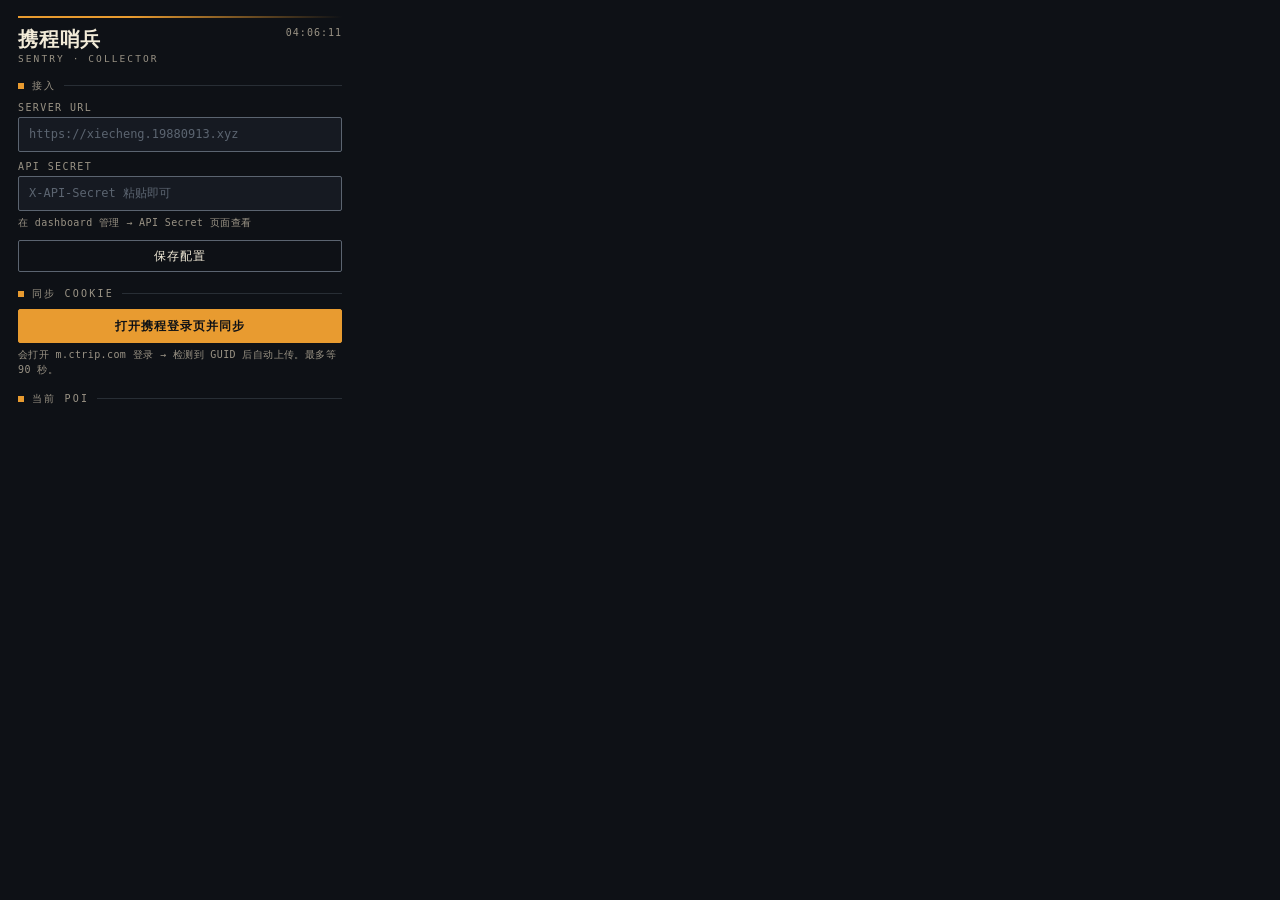
<file: extension/popup.html>
<!doctype html>
<html lang="zh-CN">
<head>
  <meta charset="utf-8">
  <title>携程哨兵 · 采集器</title>
  <style>
    :root {
      --ink: #0E1116;
      --ink-2: #161A22;
      --paper: #F2EBD8;
      --paper-mute: #9A9385;
      --amber: #E89B30;
      --amber-hi: #F5A848;
      --slate: #5B6470;
      --green: #5A8F6E;
      --red: #C2443A;
      --serif: 'Noto Serif SC', 'Songti SC', 'STSong', 'SimSun', serif;
      --mono: 'JetBrains Mono', 'SF Mono', Menlo, Consolas, monospace;
      --ui: -apple-system, BlinkMacSystemFont, system-ui, 'PingFang SC', 'Microsoft YaHei', sans-serif;
    }
    * { box-sizing: border-box; }
    html, body { margin: 0; padding: 0; }
    body {
      background: var(--ink);
      color: var(--paper);
      font: 13px/1.5 var(--ui);
      width: 360px;
      padding: 16px 18px 14px;
      -webkit-font-smoothing: antialiased;
      letter-spacing: .01em;
    }

    /* ---------- HEADER ---------- */
    header { position: relative; margin-bottom: 14px; }
    header::before {
      content: "";
      display: block;
      height: 2px;
      background: linear-gradient(90deg, var(--amber) 0%, var(--amber) 35%, transparent 100%);
      margin-bottom: 10px;
    }
    .mark {
      font-family: var(--serif);
      font-weight: 700;
      font-size: 20px;
      letter-spacing: .04em;
      color: var(--paper);
      margin: 0;
      line-height: 1.1;
    }
    .mark small {
      display: block;
      font-family: var(--mono);
      font-weight: 400;
      font-size: 9.5px;
      color: var(--paper-mute);
      letter-spacing: .22em;
      text-transform: uppercase;
      margin-top: 4px;
    }
    .clock {
      position: absolute; right: 0; top: 12px;
      font: 10px/1 var(--mono);
      color: var(--paper-mute);
      letter-spacing: .1em;
      text-align: right;
    }
    .clock b {
      display: block;
      color: var(--amber);
      font-weight: 400;
      font-size: 11px;
      letter-spacing: .05em;
      margin-top: 2px;
    }

    /* ---------- SECTION ---------- */
    section { margin-bottom: 14px; }
    .eyebrow {
      font-family: var(--mono);
      font-size: 10px;
      color: var(--paper-mute);
      letter-spacing: .22em;
      text-transform: uppercase;
      margin: 0 0 8px;
      display: flex; align-items: center; gap: 8px;
    }
    .eyebrow::before {
      content: ""; width: 6px; height: 6px;
      background: var(--amber); display: inline-block;
    }
    .eyebrow::after {
      content: ""; flex: 1; height: 1px;
      background: var(--slate); opacity: .35;
    }

    /* ---------- INPUT ---------- */
    label {
      display: block;
      font: 10px/1 var(--mono);
      color: var(--paper-mute);
      letter-spacing: .14em;
      text-transform: uppercase;
      margin: 10px 0 4px;
    }
    input {
      width: 100%;
      background: var(--ink-2);
      color: var(--paper);
      border: 1px solid var(--slate);
      border-radius: 2px;
      padding: 8px 10px;
      font: 12px/1.4 var(--mono);
      outline: none;
      transition: border-color .15s;
    }
    input:focus { border-color: var(--amber); }
    input::placeholder { color: var(--slate); }
    .hint {
      font: 10px/1.5 var(--mono);
      color: var(--paper-mute);
      margin-top: 4px;
      letter-spacing: .04em;
    }

    /* ---------- BUTTON ---------- */
    button {
      display: block;
      width: 100%;
      padding: 10px 14px;
      border-radius: 2px;
      border: 1px solid var(--slate);
      background: transparent;
      color: var(--paper);
      font: 12px/1 var(--ui);
      letter-spacing: .08em;
      cursor: pointer;
      transition: border-color .15s, background .15s, color .15s;
    }
    button:hover:not(:disabled) { border-color: var(--paper); }
    button:active:not(:disabled) { transform: translateY(1px); }
    button:disabled { opacity: .3; cursor: not-allowed; }
    button.primary {
      background: var(--amber);
      border-color: var(--amber);
      color: var(--ink);
      font-weight: 600;
    }
    button.primary:hover:not(:disabled) { background: var(--amber-hi); border-color: var(--amber-hi); }
    .btn-row { display: flex; gap: 6px; margin-top: 10px; }
    .btn-row > button { flex: 1; padding: 9px 10px; }

    /* ---------- POI PANEL ---------- */
    .poi-panel {
      background: var(--ink-2);
      border: 1px solid var(--slate);
      border-radius: 2px;
      padding: 12px 12px 10px;
    }
    .poi-panel.empty { text-align: left; padding: 14px 12px; }
    .poi-name {
      font-family: var(--serif);
      font-weight: 700;
      font-size: 17px;
      color: var(--paper);
      margin: 0;
      line-height: 1.2;
    }
    .poi-meta {
      display: flex;
      gap: 8px; align-items: center;
      margin-top: 6px;
      font: 10px/1.4 var(--mono);
      color: var(--paper-mute);
      letter-spacing: .06em;
      flex-wrap: wrap;
    }
    .poi-meta .id { color: var(--amber); }
    .poi-meta .dot { color: var(--slate); }
    .poi-status {
      margin-top: 10px;
      padding-top: 10px;
      border-top: 1px dashed var(--slate);
      font: 11px/1.5 var(--mono);
      color: var(--paper);
      letter-spacing: .02em;
    }
    .poi-status.ok  { color: var(--green); }
    .poi-status.err { color: var(--red); }
    .poi-status.run { color: var(--amber); }
    .poi-status .count { color: var(--amber); }
    .poi-status .mute  { color: var(--paper-mute); opacity: .7; font-size: 10px; }
    .poi-status .err   { color: var(--red); }
    .poi-status .t-done { color: var(--green); }
    .poi-status .t-pend { color: var(--amber); }
    .poi-status .t-err  { color: var(--red); }
    .poi-status .t-miss { color: var(--paper-mute); opacity: .6; }
    .poi-status .t-done,
    .poi-status .t-pend,
    .poi-status .t-err,
    .poi-status .t-miss { font-size: 10.5px; line-height: 1.45; padding-left: 6px; }

    /* ---------- STREAM LOG (tape reader) ---------- */
    /* 概念：磁带阅读机 — 倒序滚屏（最新在顶），mono 字体固定列宽，
       每个 endpoint 一个彩色 chip，新事件 fade-in 高亮 1.5s 后回归普通色。 */
    .stream {
      margin-top: 10px;
      padding-top: 10px;
      border-top: 1px dashed var(--slate);
    }
    .stream-ticker {
      display: flex; align-items: baseline; gap: 8px;
      padding: 0 2px 6px;
      font: 10px/1.4 var(--mono);
      color: var(--paper-mute);
      letter-spacing: .12em;
      text-transform: uppercase;
    }
    .stream-ticker .pulse {
      width: 7px; height: 7px;
      background: var(--amber);
      border-radius: 50%;
      display: inline-block;
      animation: ctripPulse 1.4s ease-in-out infinite;
    }
    .stream-ticker .pulse.done { background: var(--green); animation: none; }
    .stream-ticker .pulse.err  { background: var(--red); animation: none; }
    .stream-ticker .pulse.idle { background: var(--slate); animation: none; }
    .stream-ticker .cnt  { color: var(--amber); font-weight: 600; }
    .stream-ticker .sep  { opacity: .4; }
    .stream-ticker .elap { color: var(--paper); }
    @keyframes ctripPulse {
      0%, 100% { opacity: 1; transform: scale(1); }
      50%      { opacity: .35; transform: scale(1.3); }
    }
    .stream-body {
      max-height: 180px;
      overflow-y: auto;
      overflow-x: hidden;
      background: var(--ink-2);
      border: 1px solid var(--slate);
      border-radius: 2px;
      padding: 4px 0;
      /* 倒序：CSS column-reverse 让最新 push 在顶 */
      display: flex; flex-direction: column-reverse;
      scroll-behavior: smooth;
      scrollbar-width: thin;
      scrollbar-color: var(--slate) transparent;
    }
    .stream-body::-webkit-scrollbar { width: 4px; }
    .stream-body::-webkit-scrollbar-thumb { background: var(--slate); }
    .stream-body::-webkit-scrollbar-track { background: transparent; }
    .stream-empty {
      padding: 16px 10px;
      text-align: center;
      font: 10px/1.4 var(--mono);
      color: var(--paper-mute);
      opacity: .55;
      letter-spacing: .14em;
      text-transform: uppercase;
    }
    .ev {
      display: flex; align-items: baseline; gap: 6px;
      padding: 2px 8px;
      font: 10.5px/1.4 var(--mono);
      color: var(--paper);
      letter-spacing: .02em;
      border-left: 2px solid transparent;
      animation: evFade 1.6s ease-out;
    }
    @keyframes evFade {
      0%   { background: rgba(232, 155, 48, .18); border-left-color: var(--amber); }
      100% { background: transparent; border-left-color: transparent; }
    }
    .ev .ts  { color: var(--paper-mute); opacity: .65; flex-shrink: 0; width: 44px; }
    .ev .tag {
      flex-shrink: 0; padding: 1px 5px; border-radius: 2px;
      font-size: 9px; font-weight: 600; letter-spacing: .04em;
      text-transform: uppercase; line-height: 1.3;
    }
    .ev .tag.addInfo        { background: rgba(232,155,48,.18); color: var(--amber); }
    .ev .tag.priceCal       { background: rgba(90,143,110,.18); color: var(--green); }
    .ev .tag.resourceDetail { background: rgba(242,235,216,.10); color: var(--paper-mute); }
    .ev .tag.shelfResList   { background: rgba(95,175,176,.18); color: #7FC8C9; }
    .ev .tag.priceCal-sibling,
    .ev .tag.resourceDetail-sibling {
      background: rgba(95,175,176,.10); color: #7FC8C9; opacity: .85;
    }
    .ev .tag.phase { background: rgba(232,155,48,.30); color: var(--amber); }
    .ev .tag.info  { background: transparent; color: var(--paper-mute); }
    .ev .tag.skip  { background: rgba(194,68,58,.18); color: var(--red); }
    .ev .ident    { color: var(--paper); flex: 1; overflow: hidden;
                    text-overflow: ellipsis; white-space: nowrap; }
    .ev .ident .rid { color: var(--paper-mute); }
    .ev .ident .pid { color: var(--amber); }
    .ev .glyph { flex-shrink: 0; width: 14px; text-align: right; font-weight: 700; }
    .ev .glyph.ok           { color: var(--green); }
    .ev .glyph.err          { color: var(--red); }
    .ev .glyph.warn         { color: var(--amber); }
    .ev .glyph.rate_limited { color: var(--red); }
    .ev .glyph.started      { color: var(--paper-mute); opacity: .5; }
    .ev.muted { opacity: .55; }
    .ev.muted .ident { color: var(--paper-mute); }

    /* ---------- GUIDE LINK ---------- */
    .guide {
      font: 11.5px/1.65 var(--ui);
      color: var(--paper-mute);
    }
    .guide b {
      color: var(--paper);
      font-weight: 600;
    }
    .guide a {
      color: var(--amber);
      text-decoration: none;
      border-bottom: 1px dashed var(--amber);
      font-family: var(--mono);
      font-size: 11px;
    }
    .guide a:hover { color: var(--amber-hi); border-color: var(--amber-hi); }

    /* ---------- STATUS (terminal footer) ---------- */
    .status {
      font: 10.5px/1.55 var(--mono);
      color: var(--paper-mute);
      padding: 9px 11px;
      border-left: 2px solid var(--slate);
      background: rgba(242, 235, 216, .03);
      letter-spacing: .02em;
    }
    .status.ok  { border-left-color: var(--green); color: var(--paper); }
    .status.err { border-left-color: var(--red); color: var(--paper); }
    .status.run {
      border-left-color: var(--amber); color: var(--paper);
    }

    @media (prefers-reduced-motion: reduce) {
      * { animation: none !important; transition: none !important; }
    }
  </style>
</head>
<body>
  <header>
    <div class="mark">携程哨兵<small>SENTRY · COLLECTOR</small></div>
    <div class="clock"><span id="clockText">--:--:--</span><b id="verText"></b></div>
  </header>

  <section>
    <div class="eyebrow">接入</div>
    <label>Server URL</label>
    <input id="server" placeholder="https://xiecheng.19880913.xyz" autocomplete="off" spellcheck="false">
    <label>API Secret</label>
    <input id="apiSecret" type="password" placeholder="X-API-Secret 粘贴即可" autocomplete="off" spellcheck="false">
    <div class="hint">在 dashboard 管理 → API Secret 页面查看</div>
    <div class="btn-row">
      <button id="save">保存配置</button>
    </div>
  </section>

  <section>
    <div class="eyebrow">同步 Cookie</div>
    <button class="primary" id="syncNow">打开携程登录页并同步</button>
    <div class="hint">会打开 m.ctrip.com 登录 → 检测到 GUID 后自动上传。最多等 90 秒。</div>
  </section>

  <section>
    <div class="eyebrow">当前 POI</div>
    <div id="poiPanel"></div>
  </section>

  <div id="status" class="status" hidden></div>

  <script src="popup.js"></script>
</body>
</html>
</file>
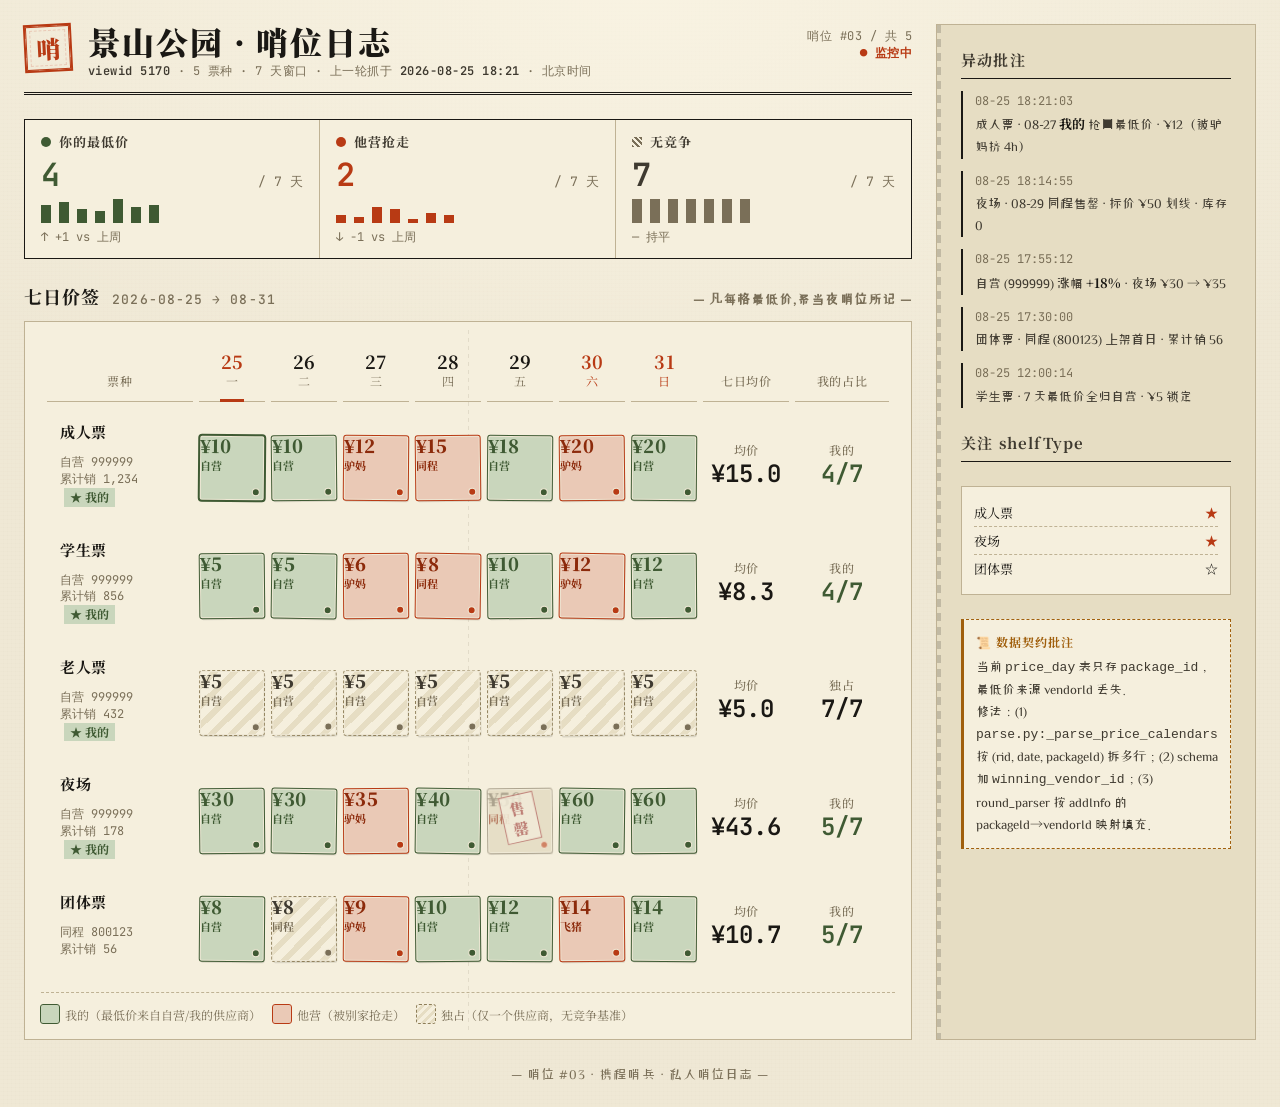
<file: extension/preview-poi-detail.html>
<!doctype html>
<html lang="zh-CN">
<head>
<meta charset="utf-8">
<title>单页水墨报 · POI 详情 · 携程哨兵</title>
<link href="https://fonts.googleapis.com/css2?family=Noto+Serif+SC:wght@500;700;900&family=Noto+Sans+SC:wght@400;500;600&family=ZCOOL+XiaoWei&family=JetBrains+Mono:wght@400;500;600&display=swap" rel="stylesheet">
<style>
  :root{
    --paper:#EFE8D5;     /* 旧纸 · 主背景 */
    --paper-2:#E6DDC3;   /* 边纸色 */
    --card:#F5EFDD;      /* 卡纸 · 比 paper 浅一档 */
    --card-2:#DCD2B5;    /* 嵌套表 */
    --ink:#1A1814;       /* 浓墨 */
    --ink-2:#3F3A30;     /* 次墨 */
    --ink-3:#7A6F58;     /* 灰墨 */
    --rule:#BFB294;      /* 纸纹分隔 */
    --rule-strong:#8E7E58;
    --seal:#B83A14;      /* 印章红 */
    --seal-deep:#8C2A0B; /* 印泥深红 */
    --seal-soft:#EAC9B6;
    --navy:#1E3A5F;
    --navy-soft:#C9D2DF;
    --moss:#3F5A33;      /* 深苔绿 · 用作"我的"基准 */
    --moss-soft:#C9D6BC;
    --amber:#A05F0C;
    --amber-soft:#E8D2A4;
    --crimson:#8E1A1A;
    --crimson-soft:#E5C0C0;
    --sumi:#2D2418;      /* 墨色 */

    --heat-low:#C9D6BC;  /* 热力 - 这票种最便宜 */
    --heat-mid:#E8D2A4;  /* 热力 - 中位 */
    --heat-high:#E5C0C0; /* 热力 - 高位 */

    --sp-1:4px; --sp-2:8px; --sp-3:12px; --sp-4:16px; --sp-5:24px; --sp-6:36px; --sp-7:56px;
    --fs-xs:12px; --fs-sm:13px; --fs-md:15px; --fs-lg:18px; --fs-xl:24px; --fs-2xl:32px;
    --font-display:"Noto Serif SC","Songti SC","SimSun","STSong",serif;
    --font-body:"Noto Sans SC","Inter",-apple-system,sans-serif;
    --font-mono:"JetBrains Mono","SF Mono",Menlo,monospace;
    --font-hand:"ZCOOL XiaoWei","Noto Serif SC",serif;
  }
  *{box-sizing:border-box}
  body{
    margin:0;
    color:var(--ink);
    font-family:var(--font-body); font-size:var(--fs-md);
    background:
      radial-gradient(ellipse 100% 60% at 50% 0%, rgba(255,250,235,.6), transparent 70%),
      repeating-linear-gradient(0deg, transparent 0 3px, rgba(120,100,60,.012) 3px 4px),
      repeating-linear-gradient(90deg, transparent 0 3px, rgba(120,100,60,.012) 3px 4px),
      var(--paper);
    min-height:100vh;
    padding:var(--sp-5);
  }
  /* 报头印章章 */
  .chop{
    display:inline-block;
    width:48px; height:48px;
    border:2px solid var(--seal);
    color:var(--seal);
    font-family:var(--font-display); font-weight:900;
    font-size:24px;
    line-height:44px; text-align:center;
    transform:rotate(-3deg);
    box-shadow:inset 0 0 0 1px var(--seal);
    letter-spacing:0;
    position:relative;
  }
  .chop::after{
    content:""; position:absolute; inset:4px;
    border:1px dashed var(--seal-soft); pointer-events:none;
  }

  .page{
    max-width:1280px; margin:0 auto;
    display:grid;
    grid-template-columns: 1fr 320px;
    gap:var(--sp-5);
  }
  /* 主区 */
  .main{min-width:0}
  /* 边注栏 */
  .aside{
    background:var(--paper-2);
    border:1px solid var(--rule);
    padding:var(--sp-5);
    position:relative;
  }
  .aside::before{
    content:""; position:absolute; left:0; top:0; bottom:0; width:4px;
    background:repeating-linear-gradient(180deg, var(--ink) 0 8px, transparent 8px 14px);
    opacity:.18;
  }

  /* ── 报头 ── */
  .masthead{
    display:flex; justify-content:space-between; align-items:flex-start;
    border-bottom:3px double var(--ink);
    padding-bottom:var(--sp-3);
    margin-bottom:var(--sp-5);
    position:relative;
  }
  .masthead .left{display:flex; gap:var(--sp-4); align-items:flex-start}
  .masthead h1{
    font-family:var(--font-display); font-weight:900;
    font-size:var(--fs-2xl); margin:0;
    letter-spacing:.06em;
    line-height:1.1;
  }
  .masthead .meta{
    font-family:var(--font-mono); font-size:var(--fs-xs);
    color:var(--ink-3); margin-top:var(--sp-1);
    letter-spacing:.04em;
  }
  .masthead .meta b{color:var(--ink-2); font-weight:600}

  /* ── 哨兵日报三栏 ── */
  .daily{
    display:grid; grid-template-columns:1fr 1fr 1fr;
    gap:0; margin-bottom:var(--sp-5);
    border:1px solid var(--ink);
    background:var(--card);
  }
  .daily .col{
    padding:var(--sp-3) var(--sp-4);
    border-right:1px solid var(--rule);
    position:relative;
  }
  .daily .col:last-child{border-right:none}
  .daily .col .ttl{
    font-family:var(--font-display); font-weight:700;
    font-size:var(--fs-sm); color:var(--ink-2);
    letter-spacing:.08em;
    display:flex; align-items:center; gap:var(--sp-2);
  }
  .daily .col .ttl .badge{
    display:inline-block; width:10px; height:10px;
    border-radius:50%;
  }
  .daily .col.mine .ttl .badge{background:var(--moss)}
  .daily .col.them .ttl .badge{background:var(--seal)}
  .daily .col.only .ttl .badge{
    background:repeating-linear-gradient(45deg, var(--ink-3) 0 2px, transparent 2px 4px);
    border-radius:0;
  }
  .daily .col .row{
    display:flex; align-items:baseline; justify-content:space-between;
    margin-top:var(--sp-2);
  }
  .daily .col .row .num{
    font-family:var(--font-mono); font-weight:600;
    font-size:var(--fs-2xl); line-height:1;
  }
  .daily .col.mine .row .num{color:var(--moss)}
  .daily .col.them .row .num{color:var(--seal)}
  .daily .col.only .row .num{color:var(--ink-2)}
  .daily .col .row .den{font-family:var(--font-mono); color:var(--ink-3); font-size:var(--fs-sm)}
  .daily .col .spark{margin-top:var(--sp-2); height:24px}
  .daily .col.mine .bar{fill:var(--moss)}
  .daily .col.them .bar{fill:var(--seal)}
  .daily .col.only .bar{fill:var(--ink-3)}
  .daily .col .trend{font-family:var(--font-mono); font-size:var(--fs-xs); color:var(--ink-3); margin-top:2px}

  /* ── 节标题 ── */
  .section-title{
    font-family:var(--font-display); font-weight:700;
    font-size:var(--fs-lg); letter-spacing:.06em;
    display:flex; align-items:baseline; gap:var(--sp-3);
    margin:0 0 var(--sp-3);
  }
  .section-title .num{
    font-family:var(--font-mono); font-weight:500;
    font-size:var(--fs-sm); color:var(--ink-3);
  }
  .section-title .quote{
    font-family:var(--font-hand); font-style:normal;
    font-size:var(--fs-sm); color:var(--ink-3);
    margin-left:auto;
  }

  /* ── 印章矩阵主区 ── */
  .calendar{
    background:var(--card);
    border:1px solid var(--rule);
    padding:var(--sp-4);
    overflow-x:auto;
    position:relative;
  }
  .calendar::before{
    content:""; position:absolute; left:50%; top:var(--sp-2); bottom:var(--sp-2);
    width:1px; background:repeating-linear-gradient(180deg, var(--ink-3) 0 4px, transparent 4px 8px);
    opacity:.15;
  }
  table.cal{
    border-collapse:separate; border-spacing:6px;
    width:100%; min-width:780px;
  }
  table.cal th{
    text-align:center; vertical-align:bottom;
    padding:var(--sp-2) 0 var(--sp-3);
    font-family:var(--font-display); font-weight:500;
    font-size:var(--fs-xs); color:var(--ink-3);
    letter-spacing:.06em;
    border-bottom:1px solid var(--rule);
    position:relative;
  }
  table.cal th .num{
    font-family:var(--font-display); font-weight:700;
    font-size:var(--fs-lg); color:var(--ink); display:block;
    line-height:1;
  }
  table.cal th.today .num{color:var(--seal)}
  table.cal th.today::after{
    content:""; position:absolute; left:50%; bottom:-1px;
    width:24px; height:3px; background:var(--seal); transform:translateX(-50%);
  }
  table.cal th .dow{
    font-family:var(--font-display); font-weight:400;
    font-size:var(--fs-xs); margin-top:2px; display:block;
    color:var(--ink-3);
  }
  table.cal th.weekend .num{color:var(--seal)}
  table.cal th.weekend .dow{color:var(--seal)}

  table.cal .sku-name{
    text-align:left; padding:var(--sp-3) var(--sp-3);
    font-family:var(--font-display); font-weight:700;
    font-size:var(--fs-md); letter-spacing:.04em;
  }
  table.cal .sku-meta{
    text-align:left; padding:0 var(--sp-3) var(--sp-3);
    font-size:var(--fs-xs); color:var(--ink-3);
    font-family:var(--font-mono);
    line-height:1.4;
  }
  table.cal .sku-meta .my-tag{
    display:inline-block; padding:1px 6px;
    background:var(--moss-soft); color:var(--moss);
    font-family:var(--font-display); font-weight:700;
    margin-left:4px;
  }
  table.cal .avg, table.cal .mine-count{
    text-align:center; padding:var(--sp-2);
    vertical-align:middle;
  }
  table.cal .avg .lbl, table.cal .mine-count .lbl{
    font-family:var(--font-display); font-weight:500;
    font-size:var(--fs-xs); color:var(--ink-3); letter-spacing:.06em;
    display:block; margin-bottom:var(--sp-1);
  }
  table.cal .avg .big{
    font-family:var(--font-mono); font-weight:600;
    font-size:var(--fs-xl); color:var(--ink); display:block;
    line-height:1;
  }
  table.cal .mine-count .big{
    font-family:var(--font-mono); font-weight:600;
    font-size:var(--fs-xl); display:block;
    line-height:1;
  }
  table.cal .mine-count .big.mine-good{color:var(--moss)}
  table.cal .mine-count .big.mine-bad{color:var(--seal)}

  /* ── 日期章 ── 真正的印章 ── */
  .seal-cell{
    position:relative; cursor:pointer;
    width:64px; height:64px;
    border-radius:2px; padding:0;
    background:var(--heat-mid);
    /* 双线边 */
    outline:1.5px solid var(--ink);
    outline-offset:0;
    box-shadow:
      inset 0 0 0 1px var(--paper),
      inset 0 0 0 3px transparent,
      1px 2px 0 rgba(26,24,20,.12);
    transition:transform .14s ease;
    /* 默认随机倾斜（每格不同） */
    transform:rotate(-0.6deg);
  }
  /* 印章在不同位置的随机倾斜 */
  table.cal tbody tr:nth-child(odd) td:nth-child(even) .seal-cell{transform:rotate(0.5deg)}
  table.cal tbody tr:nth-child(even) td:nth-child(odd) .seal-cell{transform:rotate(0.8deg)}
  table.cal tbody tr:nth-child(3n) td:nth-child(odd) .seal-cell{transform:rotate(-0.9deg)}
  table.cal tbody tr:nth-child(2n) td:nth-child(4n) .seal-cell{transform:rotate(-0.4deg)}
  .seal-cell:hover{
    transform:rotate(0) translateY(-2px);
    box-shadow:
      inset 0 0 0 1px var(--paper),
      inset 0 0 0 3px var(--seal),
      2px 4px 0 rgba(26,24,20,.18);
  }
  /* 印章内容 */
  .seal-cell .price{
    font-family:var(--font-display); font-weight:900;
    font-size:var(--fs-lg); color:var(--sumi);
    line-height:1; margin-top:9px;
    letter-spacing:.02em;
  }
  .seal-cell .vendor{
    font-family:var(--font-display); font-weight:700;
    font-size:11px; color:var(--ink-2);
    margin-top:3px; letter-spacing:.04em;
  }
  /* 三态配色 */
  .seal-cell.mine{
    background:var(--moss-soft);
    outline-color:var(--moss);
  }
  .seal-cell.mine .vendor{color:var(--moss)}
  .seal-cell.mine .price{color:var(--moss)}
  .seal-cell.them{
    background:var(--seal-soft);
    outline-color:var(--seal);
  }
  .seal-cell.them .vendor{color:var(--seal-deep)}
  .seal-cell.them .price{color:var(--seal-deep)}
  .seal-cell.only{
    background:repeating-linear-gradient(135deg, var(--card) 0 8px, var(--paper-2) 8px 14px);
    outline:1.5px dashed var(--rule-strong);
  }
  .seal-cell.only .vendor{color:var(--ink-3)}
  .seal-cell.only .price{color:var(--ink-2)}
  /* 库存=0 */
  .seal-cell.sold-out{
    background:var(--card-2); outline-color:var(--ink-3);
    opacity:.6;
  }
  .seal-cell.sold-out .price{text-decoration:line-through; color:var(--ink-3)}
  .seal-cell.sold-out::before{
    content:"售罄";
    position:absolute; left:50%; top:46%;
    transform:translate(-50%,-50%) rotate(-12deg);
    font-family:var(--font-display); font-weight:900;
    color:var(--crimson); font-size:var(--fs-md);
    background:var(--paper); padding:2px 8px;
    border:1.5px solid var(--crimson);
    letter-spacing:.12em;
    opacity:.85;
  }
  /* 印章右下角徽章（小圆点） */
  .seal-cell .dot{
    position:absolute; right:4px; bottom:4px;
    width:8px; height:8px; border-radius:50%;
    border:1px solid var(--paper);
  }
  .seal-cell.mine .dot{background:var(--moss)}
  .seal-cell.them .dot{background:var(--seal)}
  .seal-cell.only .dot{background:var(--ink-3)}
  .seal-cell.today{outline-width:2.5px}

  /* ── 边注栏 ── */
  .aside h3{
    font-family:var(--font-display); font-weight:700;
    font-size:var(--fs-md); letter-spacing:.08em;
    color:var(--ink-2);
    margin:0 0 var(--sp-3);
    padding-bottom:var(--sp-2);
    border-bottom:1px solid var(--ink);
  }
  .feed{
    display:flex; flex-direction:column; gap:var(--sp-3);
  }
  .feed .entry{
    font-family:var(--font-hand); font-size:var(--fs-sm);
    line-height:1.7; color:var(--ink-2);
    padding-left:var(--sp-3); border-left:2px solid var(--ink);
    position:relative;
  }
  .feed .entry .ts{
    font-family:var(--font-mono); font-size:var(--fs-xs);
    color:var(--ink-3); display:block; margin-bottom:2px;
  }
  .feed .entry .marker{
    position:absolute; left:-7px; top:0;
    width:12px; height:12px; border-radius:50%;
    background:var(--seal); border:2px solid var(--paper-2);
  }
  .feed .entry.marker-green .marker{background:var(--moss)}
  .feed .entry.marker-amber .marker{background:var(--amber)}
  .feed .entry b{font-family:var(--font-display); font-weight:700; color:var(--ink)}

  /* 关注列表 */
  .watchlist{
    margin-top:var(--sp-5);
    background:var(--card); border:1px solid var(--rule);
    padding:var(--sp-3);
  }
  .watchlist .row{
    display:flex; justify-content:space-between; align-items:center;
    padding:var(--sp-1) 0;
    font-family:var(--font-display); font-size:var(--fs-sm);
    border-bottom:1px dashed var(--rule);
  }
  .watchlist .row:last-child{border-bottom:none}
  .watchlist .star{color:var(--seal)}

  /* 数据契约批注 */
  .caveat{
    margin-top:var(--sp-5);
    padding:var(--sp-3);
    background:var(--card);
    border:1px dashed var(--amber);
    border-left:3px solid var(--amber);
    font-family:var(--font-hand); font-size:var(--fs-sm);
    color:var(--ink-2); line-height:1.7;
  }
  .caveat .label{
    font-family:var(--font-display); font-weight:700;
    color:var(--amber); letter-spacing:.08em;
    display:block; margin-bottom:var(--sp-1);
    font-size:var(--fs-xs);
  }

  /* ── 图例 ── */
  .legend{
    margin-top:var(--sp-4); padding-top:var(--sp-3);
    border-top:1px dashed var(--rule);
    font-size:var(--fs-xs); color:var(--ink-3);
    display:flex; flex-wrap:wrap; gap:var(--sp-3);
    font-family:var(--font-display);
  }
  .legend .it{display:flex; align-items:center; gap:6px}
  .legend .swatch{width:18px; height:18px; border-radius:2px; outline:1px solid var(--ink)}
  .legend .swatch.mine{background:var(--moss-soft); outline-color:var(--moss)}
  .legend .swatch.them{background:var(--seal-soft); outline-color:var(--seal)}
  .legend .swatch.only{background:repeating-linear-gradient(135deg, var(--card) 0 3px, var(--paper-2) 3px 6px); outline:1px dashed var(--rule-strong)}

  .footer-note{
    margin-top:var(--sp-5); text-align:center;
    font-family:var(--font-hand); color:var(--ink-3);
    font-size:var(--fs-sm); letter-spacing:.08em;
  }
</style>
</head>
<body>

<div class="page">

  <!-- ──────── 主区 ──────── -->
  <div class="main">

    <!-- 报头 -->
    <div class="masthead">
      <div class="left">
        <div class="chop">哨</div>
        <div>
          <h1>景山公园 · 哨位日志</h1>
          <div class="meta">
            <b>viewid 5170</b> · 5 票种 · 7 天窗口 · 上一轮抓于 <b>2026-08-25 18:21</b> · 北京时间
          </div>
        </div>
      </div>
      <div class="meta" style="text-align:right">
        哨位 #03 / 共 5<br>
        <span style="color:var(--seal); font-weight:600">● 监控中</span>
      </div>
    </div>

    <!-- 哨兵日报 -->
    <div class="daily">
      <div class="col mine">
        <div class="ttl"><span class="badge"></span>你的最低价</div>
        <div class="row">
          <div class="num">4</div><div class="den">/ 7 天</div>
        </div>
        <svg class="spark" viewBox="0 0 120 24" preserveAspectRatio="none">
          <rect class="bar" x="0"  y="6" width="10" height="18"/>
          <rect class="bar" x="18" y="3" width="10" height="21"/>
          <rect class="bar" x="36" y="10" width="10" height="14"/>
          <rect class="bar" x="54" y="12" width="10" height="12"/>
          <rect class="bar" x="72" y="0" width="10" height="24"/>
          <rect class="bar" x="90" y="8" width="10" height="16"/>
          <rect class="bar" x="108" y="6" width="10" height="18"/>
        </svg>
        <div class="trend">↑ +1 vs 上周</div>
      </div>
      <div class="col them">
        <div class="ttl"><span class="badge"></span>他营抢走</div>
        <div class="row">
          <div class="num">2</div><div class="den">/ 7 天</div>
        </div>
        <svg class="spark" viewBox="0 0 120 24" preserveAspectRatio="none">
          <rect class="bar" x="0"  y="16" width="10" height="8"/>
          <rect class="bar" x="18" y="18" width="10" height="6"/>
          <rect class="bar" x="36" y="8" width="10" height="16"/>
          <rect class="bar" x="54" y="10" width="10" height="14"/>
          <rect class="bar" x="72" y="20" width="10" height="4"/>
          <rect class="bar" x="90" y="14" width="10" height="10"/>
          <rect class="bar" x="108" y="16" width="10" height="8"/>
        </svg>
        <div class="trend">↓ -1 vs 上周</div>
      </div>
      <div class="col only">
        <div class="ttl"><span class="badge"></span>无竞争</div>
        <div class="row">
          <div class="num">7</div><div class="den">/ 7 天</div>
        </div>
        <svg class="spark" viewBox="0 0 120 24" preserveAspectRatio="none">
          <rect class="bar" x="0"  y="0" width="10" height="24"/>
          <rect class="bar" x="18" y="0" width="10" height="24"/>
          <rect class="bar" x="36" y="0" width="10" height="24"/>
          <rect class="bar" x="54" y="0" width="10" height="24"/>
          <rect class="bar" x="72" y="0" width="10" height="24"/>
          <rect class="bar" x="90" y="0" width="10" height="24"/>
          <rect class="bar" x="108" y="0" width="10" height="24"/>
        </svg>
        <div class="trend">— 持平</div>
      </div>
    </div>

    <!-- 印章矩阵 -->
    <h2 class="section-title">
      七日价签
      <span class="num">2026-08-25 → 08-31</span>
      <span class="quote">— 凡每格最低价,系当夜哨位所记 —</span>
    </h2>

    <div class="calendar">
      <table class="cal">
        <thead>
          <tr>
            <th style="width:160px">票种</th>
            <th class="today"><span class="num">25</span><span class="dow">一</span></th>
            <th><span class="num">26</span><span class="dow">二</span></th>
            <th><span class="num">27</span><span class="dow">三</span></th>
            <th><span class="num">28</span><span class="dow">四</span></th>
            <th><span class="num">29</span><span class="dow">五</span></th>
            <th class="weekend"><span class="num">30</span><span class="dow">六</span></th>
            <th class="weekend"><span class="num">31</span><span class="dow">日</span></th>
            <th style="width:80px">七日均价</th>
            <th style="width:100px">我的占比</th>
          </tr>
        </thead>
        <tbody>

          <tr>
            <td>
              <div class="sku-name">成人票</div>
              <div class="sku-meta">
                自营 999999<br>
                累计销 1,234 <span class="my-tag">★ 我的</span>
              </div>
            </td>
            <td><div class="seal-cell mine today heat-mid">
              <div class="price">¥10</div><div class="vendor">自营</div><div class="dot"></div>
            </div></td>
            <td><div class="seal-cell mine heat-mid">
              <div class="price">¥10</div><div class="vendor">自营</div><div class="dot"></div>
            </div></td>
            <td><div class="seal-cell them heat-mid">
              <div class="price">¥12</div><div class="vendor">驴妈</div><div class="dot"></div>
            </div></td>
            <td><div class="seal-cell them heat-high">
              <div class="price">¥15</div><div class="vendor">同程</div><div class="dot"></div>
            </div></td>
            <td><div class="seal-cell mine heat-high">
              <div class="price">¥18</div><div class="vendor">自营</div><div class="dot"></div>
            </div></td>
            <td><div class="seal-cell them heat-high">
              <div class="price">¥20</div><div class="vendor">驴妈</div><div class="dot"></div>
            </div></td>
            <td><div class="seal-cell mine heat-high">
              <div class="price">¥20</div><div class="vendor">自营</div><div class="dot"></div>
            </div></td>
            <td class="avg"><span class="lbl">均价</span><span class="big">¥15.0</span></td>
            <td class="mine-count">
              <span class="lbl">我的</span>
              <span class="big mine-good">4/7</span>
            </td>
          </tr>

          <tr>
            <td>
              <div class="sku-name">学生票</div>
              <div class="sku-meta">
                自营 999999<br>
                累计销 856 <span class="my-tag">★ 我的</span>
              </div>
            </td>
            <td><div class="seal-cell mine heat-low">
              <div class="price">¥5</div><div class="vendor">自营</div><div class="dot"></div>
            </div></td>
            <td><div class="seal-cell mine heat-low">
              <div class="price">¥5</div><div class="vendor">自营</div><div class="dot"></div>
            </div></td>
            <td><div class="seal-cell them heat-low">
              <div class="price">¥6</div><div class="vendor">驴妈</div><div class="dot"></div>
            </div></td>
            <td><div class="seal-cell them heat-low">
              <div class="price">¥8</div><div class="vendor">同程</div><div class="dot"></div>
            </div></td>
            <td><div class="seal-cell mine heat-mid">
              <div class="price">¥10</div><div class="vendor">自营</div><div class="dot"></div>
            </div></td>
            <td><div class="seal-cell them heat-mid">
              <div class="price">¥12</div><div class="vendor">驴妈</div><div class="dot"></div>
            </div></td>
            <td><div class="seal-cell mine heat-mid">
              <div class="price">¥12</div><div class="vendor">自营</div><div class="dot"></div>
            </div></td>
            <td class="avg"><span class="lbl">均价</span><span class="big">¥8.3</span></td>
            <td class="mine-count">
              <span class="lbl">我的</span>
              <span class="big mine-good">4/7</span>
            </td>
          </tr>

          <tr>
            <td>
              <div class="sku-name">老人票</div>
              <div class="sku-meta">
                自营 999999<br>
                累计销 432 <span class="my-tag">★ 我的</span>
              </div>
            </td>
            <td><div class="seal-cell only heat-low">
              <div class="price">¥5</div><div class="vendor">自营</div><div class="dot"></div>
            </div></td>
            <td><div class="seal-cell only heat-low">
              <div class="price">¥5</div><div class="vendor">自营</div><div class="dot"></div>
            </div></td>
            <td><div class="seal-cell only heat-low">
              <div class="price">¥5</div><div class="vendor">自营</div><div class="dot"></div>
            </div></td>
            <td><div class="seal-cell only heat-low">
              <div class="price">¥5</div><div class="vendor">自营</div><div class="dot"></div>
            </div></td>
            <td><div class="seal-cell only heat-low">
              <div class="price">¥5</div><div class="vendor">自营</div><div class="dot"></div>
            </div></td>
            <td><div class="seal-cell only heat-low">
              <div class="price">¥5</div><div class="vendor">自营</div><div class="dot"></div>
            </div></td>
            <td><div class="seal-cell only heat-low">
              <div class="price">¥5</div><div class="vendor">自营</div><div class="dot"></div>
            </div></td>
            <td class="avg"><span class="lbl">均价</span><span class="big">¥5.0</span></td>
            <td class="mine-count">
              <span class="lbl">独占</span>
              <span class="big">7/7</span>
            </td>
          </tr>

          <tr>
            <td>
              <div class="sku-name">夜场</div>
              <div class="sku-meta">
                自营 999999<br>
                累计销 178 <span class="my-tag">★ 我的</span>
              </div>
            </td>
            <td><div class="seal-cell mine heat-mid">
              <div class="price">¥30</div><div class="vendor">自营</div><div class="dot"></div>
            </div></td>
            <td><div class="seal-cell mine heat-mid">
              <div class="price">¥30</div><div class="vendor">自营</div><div class="dot"></div>
            </div></td>
            <td><div class="seal-cell them heat-mid">
              <div class="price">¥35</div><div class="vendor">驴妈</div><div class="dot"></div>
            </div></td>
            <td><div class="seal-cell mine heat-high">
              <div class="price">¥40</div><div class="vendor">自营</div><div class="dot"></div>
            </div></td>
            <td><div class="seal-cell them heat-high sold-out">
              <div class="price">¥50</div><div class="vendor">同程</div><div class="dot"></div>
            </div></td>
            <td><div class="seal-cell mine heat-high">
              <div class="price">¥60</div><div class="vendor">自营</div><div class="dot"></div>
            </div></td>
            <td><div class="seal-cell mine heat-high">
              <div class="price">¥60</div><div class="vendor">自营</div><div class="dot"></div>
            </div></td>
            <td class="avg"><span class="lbl">均价</span><span class="big">¥43.6</span></td>
            <td class="mine-count">
              <span class="lbl">我的</span>
              <span class="big mine-good">5/7</span>
            </td>
          </tr>

          <tr>
            <td>
              <div class="sku-name">团体票</div>
              <div class="sku-meta">
                同程 800123<br>
                累计销 56
              </div>
            </td>
            <td><div class="seal-cell mine heat-low">
              <div class="price">¥8</div><div class="vendor">自营</div><div class="dot"></div>
            </div></td>
            <td><div class="seal-cell only heat-low">
              <div class="price">¥8</div><div class="vendor">同程</div><div class="dot"></div>
            </div></td>
            <td><div class="seal-cell them heat-low">
              <div class="price">¥9</div><div class="vendor">驴妈</div><div class="dot"></div>
            </div></td>
            <td><div class="seal-cell mine heat-low">
              <div class="price">¥10</div><div class="vendor">自营</div><div class="dot"></div>
            </div></td>
            <td><div class="seal-cell mine heat-mid">
              <div class="price">¥12</div><div class="vendor">自营</div><div class="dot"></div>
            </div></td>
            <td><div class="seal-cell them heat-mid">
              <div class="price">¥14</div><div class="vendor">飞猪</div><div class="dot"></div>
            </div></td>
            <td><div class="seal-cell mine heat-mid">
              <div class="price">¥14</div><div class="vendor">自营</div><div class="dot"></div>
            </div></td>
            <td class="avg"><span class="lbl">均价</span><span class="big">¥10.7</span></td>
            <td class="mine-count">
              <span class="lbl">我的</span>
              <span class="big mine-good">5/7</span>
            </td>
          </tr>

        </tbody>
      </table>

      <div class="legend">
        <div class="it"><span class="swatch mine"></span>我的（最低价来自自营/我的供应商）</div>
        <div class="it"><span class="swatch them"></span>他营（被别家抢走）</div>
        <div class="it"><span class="swatch only"></span>独占（仅一个供应商，无竞争基准）</div>
      </div>
    </div>

  </div>

  <!-- ──────── 边注栏 ──────── -->
  <aside class="aside">

    <h3>异动批注</h3>
    <div class="feed">
      <div class="entry marker-green">
        <span class="ts">08-25 18:21:03</span>
        成人票 · 08-27 <b>我的</b> 抢回最低价 · ¥12（被驴妈挤 4h）
      </div>
      <div class="entry">
        <span class="ts">08-25 18:14:55</span>
        夜场 · 08-29 同程售罄 · 标价 ¥50 划线 · 库存 0
      </div>
      <div class="entry marker-amber">
        <span class="ts">08-25 17:55:12</span>
        自营 (999999) 涨幅 <b>+18%</b> · 夜场 ¥30 → ¥35
      </div>
      <div class="entry">
        <span class="ts">08-25 17:30:00</span>
        团体票 · 同程 (800123) 上架首日 · 累计销 56
      </div>
      <div class="entry marker-green">
        <span class="ts">08-25 12:00:14</span>
        学生票 · 7 天最低价全归自营 · ¥5 锁定
      </div>
    </div>

    <h3 style="margin-top:var(--sp-5)">关注 shelfType</h3>
    <div class="watchlist">
      <div class="row"><span>成人票</span><span class="star">★</span></div>
      <div class="row"><span>夜场</span><span class="star">★</span></div>
      <div class="row"><span>团体票</span><span>☆</span></div>
    </div>

    <div class="caveat">
      <span class="label">📜 数据契约批注</span>
      当前 <code>price_day</code> 表只存 <code>package_id</code>，
      最低价来源 vendorId 丢失。<br>
      修法：(1) <code>parse.py:_parse_price_calendars</code>
      按 (rid, date, packageId) 拆多行；(2) schema 加
      <code>winning_vendor_id</code>；(3) round_parser 按
      addInfo 的 packageId→vendorId 映射填充。
    </div>

  </aside>

</div>

<div class="footer-note">— 哨位 #03 · 携程哨兵 · 私人哨位日志 —</div>

</body>
</html>
</file>
